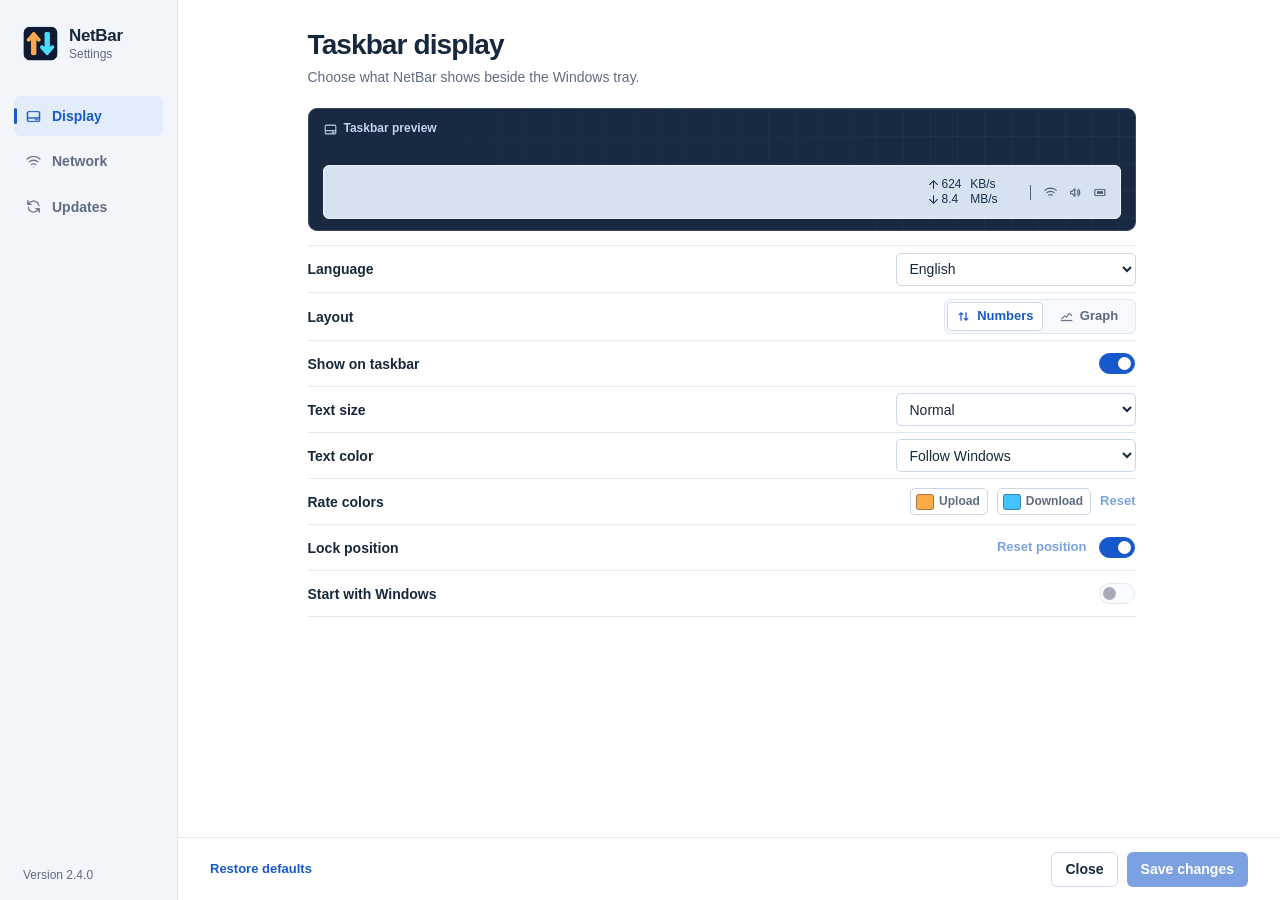
<file: frontend/index.html>
<!doctype html>
<html lang="en" dir="ltr">
<head>
  <meta charset="utf-8">
  <meta name="viewport" content="width=device-width, initial-scale=1">
  <meta name="color-scheme" content="light dark">
  <title>NetBar Settings</title>
  <link rel="stylesheet" href="styles.css">
  <script src="locales.js" defer></script>
  <script src="app.js" defer></script>
</head>
<body>
  <div class="settings-shell">
    <aside class="sidebar">
      <div class="brand">
        <span class="brand-mark" aria-hidden="true">
          <span class="icon icon-numbers" aria-hidden="true"></span>
          <img id="app-icon" src="icon.png" alt="" hidden>
        </span>
        <div><strong lang="en">NetBar</strong><span data-i18n="settings"></span></div>
      </div>

      <nav class="navigation" role="tablist" data-i18n-label="settingsSections" aria-orientation="vertical">
        <button type="button" id="tab-display" class="nav-item" role="tab" aria-selected="true" aria-controls="panel-display" data-tab="display">
          <span class="icon icon-display" aria-hidden="true"></span><span data-i18n="display"></span>
        </button>
        <button type="button" id="tab-network" class="nav-item" role="tab" aria-selected="false" aria-controls="panel-network" data-tab="network" tabindex="-1">
          <span class="icon icon-network" aria-hidden="true"></span><span data-i18n="network"></span>
        </button>
        <button type="button" id="tab-updates" class="nav-item" role="tab" aria-selected="false" aria-controls="panel-updates" data-tab="updates" tabindex="-1">
          <span class="icon icon-updates" aria-hidden="true"></span><span data-i18n="updates"></span>
        </button>
      </nav>

      <div class="sidebar-footer" id="sidebar-version" data-i18n-label="netbarVersion"></div>
    </aside>

    <main class="workspace" id="workspace" aria-busy="true">
      <form id="settings-form" class="settings-layout">
        <div class="scroll-area" id="scroll-area">
          <section id="panel-display" class="panel" role="tabpanel" aria-labelledby="tab-display">
            <header class="page-header">
              <h1 data-i18n="taskbarDisplay"></h1>
              <p data-i18n="displayDescription"></p>
            </header>

            <figure class="preview" aria-labelledby="preview-label">
              <figcaption id="preview-label"><span class="icon icon-display" aria-hidden="true"></span><span data-i18n="taskbarPreview"></span></figcaption>
              <div class="preview-track" id="preview-track" aria-hidden="true" dir="ltr">
                <div class="preview-widget" id="preview-widget">
                  <div class="preview-rates" id="preview-rates">
                    <span class="rate-upload">
                      <span class="icon icon-arrow-up" aria-hidden="true"></span>
                      <span id="preview-up">624</span><span id="preview-up-unit">KB/s</span>
                    </span>
                    <span class="rate-download">
                      <span class="icon icon-arrow-down" aria-hidden="true"></span>
                      <span id="preview-down">8.4</span><span id="preview-down-unit">MB/s</span>
                    </span>
                  </div>
                  <canvas id="preview-graph" width="448" height="108" hidden></canvas>
                </div>
                <div class="preview-tray">
                  <span class="icon icon-network" aria-hidden="true"></span>
                  <span class="icon icon-sound" aria-hidden="true"></span>
                  <span class="icon icon-battery" aria-hidden="true"></span>
                </div>
              </div>
            </figure>

            <div class="rows">
              <div class="setting-row">
                <label class="field-label" for="language" data-i18n="language"></label>
                <select id="language"><option value="english" lang="en">English</option><option value="persian" lang="fa">فارسی</option></select>
              </div>
              <div class="setting-row">
                <span id="layout-label" class="field-label" data-i18n="layout"></span>
                <div class="segmented" role="group" aria-labelledby="layout-label">
                  <label><input type="radio" name="layout" value="numbers" checked><span><span class="icon icon-numbers" aria-hidden="true"></span><span data-i18n="numbers"></span></span></label>
                  <label><input type="radio" name="layout" value="graph"><span><span class="icon icon-graph" aria-hidden="true"></span><span data-i18n="graph"></span></span></label>
                </div>
              </div>
              <div class="setting-row">
                <label class="field-label" for="widget-visible" data-i18n="showOnTaskbar"></label>
                <input class="toggle" type="checkbox" id="widget-visible" checked>
              </div>
              <div class="setting-row" id="graph-width-row" hidden>
                <label class="field-label" for="graph-width" data-i18n="graphWidth"></label>
                <div class="range-control">
                  <input id="graph-width" type="range" min="64" max="200" step="1" value="88">
                  <output for="graph-width" id="width-value">88 px</output>
                </div>
              </div>
              <div class="setting-row" id="text-size-row">
                <label class="field-label" for="text-size" data-i18n="textSize"></label>
                <select id="text-size"><option value="11" data-i18n="small"></option><option value="12" data-i18n="normal" selected></option><option value="14" data-i18n="large"></option></select>
              </div>
              <div class="setting-row" id="text-color-row">
                <label class="field-label" for="text-color" data-i18n="textColor"></label>
                <select id="text-color"><option value="0" data-i18n="followWindows"></option><option value="1" data-i18n="lightText"></option><option value="2" data-i18n="darkText"></option></select>
              </div>
              <div class="setting-row color-row">
                <span class="field-label" id="colors-label" data-i18n="rateColors"></span>
                <div class="color-controls" role="group" aria-labelledby="colors-label">
                  <label class="color-chip"><input type="color" id="upload-color" value="#ffab45" data-i18n-label="uploadColor"><span data-i18n="upload"></span></label>
                  <label class="color-chip"><input type="color" id="download-color" value="#42c2ff" data-i18n-label="downloadColor"><span data-i18n="download"></span></label>
                  <button class="text-button" type="button" id="reset-colors" data-i18n="reset"></button>
                </div>
              </div>
              <div class="setting-row">
                <label class="field-label" for="position-locked" data-i18n="lockPosition"></label>
                <div class="position-controls">
                  <button class="text-button" type="button" id="reset-position" data-i18n="resetPosition"></button>
                  <input class="toggle" type="checkbox" id="position-locked" checked>
                </div>
              </div>
              <div class="setting-row">
                <label class="field-label" for="start-windows" data-i18n="startWithWindows"></label>
                <input class="toggle" type="checkbox" id="start-windows">
              </div>
            </div>
          </section>

          <section id="panel-network" class="panel" role="tabpanel" aria-labelledby="tab-network" hidden>
            <header class="page-header">
              <h1 data-i18n="network"></h1>
              <p data-i18n="networkDescription"></p>
            </header>
            <div class="rows">
              <div class="setting-row">
                <div><label class="field-label" for="adapter" data-i18n="networkAdapter"></label><p class="field-help" id="adapter-help" data-i18n="adapterHelp"></p></div>
                <select id="adapter" aria-describedby="adapter-help"></select>
              </div>
              <div class="setting-row">
                <label class="field-label" for="speed-units" data-i18n="speedUnits"></label>
                <select id="speed-units"><option value="bytes" data-i18n="bytesPerSecond"></option><option value="bits" data-i18n="bitsPerSecond"></option></select>
              </div>
              <div class="setting-row">
                <label class="field-label" for="interval" data-i18n="refreshInterval"></label>
                <select id="interval"><option value="1000" data-i18n="oneSecond"></option><option value="2000" data-i18n="twoSeconds"></option><option value="5000" data-i18n="fiveSeconds"></option></select>
              </div>
            </div>
          </section>

          <section id="panel-updates" class="panel" role="tabpanel" aria-labelledby="tab-updates" hidden>
            <header class="page-header">
              <h1 data-i18n="updates"></h1>
              <p data-i18n="updatesDescription"></p>
            </header>

            <div class="release-card">
              <div class="release-icon" aria-hidden="true"><span class="icon icon-updates" aria-hidden="true"></span></div>
              <div class="release-info"><h2 data-i18n="installedVersion"></h2><p id="installed-version"><bdi id="installed-version-value" dir="ltr" lang="en"></bdi></p></div>
              <button class="button secondary" type="button" id="check-updates" data-i18n="checkForUpdates"></button>
              <button class="button primary" type="button" id="install-update" data-i18n="installUpdate" hidden></button>
            </div>
            <p id="update-status" class="inline-status" role="status"></p>
            <button class="text-button" type="button" id="open-releases" data-i18n="openReleases" hidden></button>
          </section>
        </div>

        <footer class="actions">
          <button class="text-button" type="button" id="restore-defaults" data-i18n="restoreDefaults"></button>
          <span class="settings-status" id="settings-status" role="status"></span>
          <button class="button secondary" type="button" id="cancel-settings" data-i18n="cancel"></button>
          <button class="button primary" type="submit" id="save-settings" data-i18n="saveChanges"></button>
        </footer>
      </form>
    </main>
  </div>
</body>
</html>
</file>
<file: frontend/styles.css>
:root {
  color-scheme: light dark;
  font-family: "Segoe UI Variable Text", "Segoe UI", sans-serif;
  font-size: 14px;
  line-height: 1.45;
  --workspace: #fff;
  --rail: #f2f5fa;
  --wash: #f7f9fc;
  --ink: #17283c;
  --muted: #5f6c80;
  --line: #e0e7f0;
  --edge: #ccd7e5;
  --accent: #1759ca;
  --accent-hover: #144eaf;
  --on-accent: #fff;
  --accent-wash: #e3ecfb;
  --focus: #3286ee;
  --danger: #ad3237;
  --success: #16694d;
}

:root:lang(fa) {
  font-family: "Segoe UI", Tahoma, sans-serif;
  line-height: 1.55;
}

@media (prefers-color-scheme: dark) {
  :root {
    --workspace: #141e2c;
    --rail: #101927;
    --wash: #1a2636;
    --ink: #edf3fb;
    --muted: #a6b4c6;
    --line: #29384c;
    --edge: #3d506a;
    --accent: #86b3ff;
    --accent-hover: #a1c4ff;
    --on-accent: #101c30;
    --accent-wash: #233b60;
    --focus: #8fb7ff;
    --danger: #ffa6a6;
    --success: #86dfb7;
  }
}

*, *::before, *::after { box-sizing: border-box; }
[hidden] { display: none !important; }
body { margin: 0; color: var(--ink); background: var(--workspace); }
button, input, select { font: inherit; }
button, input[type="checkbox"], input[type="color"], input[type="range"], select { cursor: pointer; }
button:disabled, input:disabled, select:disabled { cursor: default; opacity: .56; }
button:focus-visible, input:focus-visible, select:focus-visible, a:focus-visible {
  outline: 2px solid var(--focus);
  outline-offset: 3px;
}

button { color: inherit; }
h1, h2, p, figure { margin: 0; }
.icon {
  display: inline-block;
  width: 19px;
  height: 19px;
  flex: 0 0 auto;
  background-color: currentColor;
  mask: var(--icon) center / contain no-repeat;
}
.icon-arrow-down { --icon: url("icons/arrow-down.png"); }
.icon-arrow-up { --icon: url("icons/arrow-up.png"); }
.icon-battery { --icon: url("icons/battery.png"); }
.icon-display { --icon: url("icons/display.png"); }
.icon-graph { --icon: url("icons/graph.png"); }
.icon-network { --icon: url("icons/network.png"); }
.icon-numbers { --icon: url("icons/numbers.png"); }
.icon-sound { --icon: url("icons/sound.png"); }
.icon-updates { --icon: url("icons/updates.png"); }

.settings-shell {
  display: grid;
  grid-template-columns: 178px minmax(0, 1fr);
  height: 100vh;
  height: 100dvh;
}

.sidebar {
  min-height: 0;
  display: flex;
  flex-direction: column;
  padding: 25px 14px 16px;
  background: var(--rail);
  border-inline-end: 1px solid var(--line);
}

.brand { display: flex; align-items: center; gap: 10px; padding-inline: 8px; }
.brand > div { display: grid; align-content: center; line-height: 1.28; }
.brand strong { font-size: 17px; font-weight: 690; letter-spacing: -.02em; }
.brand > div span { font-size: 12px; color: var(--muted); }
.brand-mark {
  display: grid;
  place-items: center;
  width: 37px;
  height: 37px;
  border-radius: 9px;
  flex: 0 0 auto;
  color: #dceeff;
  background: #203957;
}
.brand-mark .icon { width: 24px; height: 24px; }
.brand-mark img { display: block; width: 100%; height: 100%; object-fit: contain; }
.brand-mark:has(img:not([hidden])) { background: none; }

.navigation { display: grid; gap: 5px; margin-top: 34px; }
.nav-item {
  position: relative;
  display: flex;
  align-items: center;
  gap: 10px;
  width: 100%;
  padding: 10px 11px;
  border: 0;
  border-radius: 7px;
  background: transparent;
  text-align: start;
  font-weight: 550;
  color: var(--muted);
}
.nav-item:hover { color: var(--ink); background: var(--wash); }
.nav-item[aria-selected="true"] { background: var(--accent-wash); color: var(--accent); font-weight: 650; }
.nav-item[aria-selected="true"]::before {
  content: "";
  position: absolute;
  inset-inline-start: 0;
  inset-block: 12px;
  width: 3px;
  border-radius: 2px;
  background: var(--accent);
}
.nav-item .icon { width: 17px; height: 17px; }
.sidebar-footer { margin-top: auto; padding: 10px 9px 0; color: var(--muted); font-size: 12px; font-variant-numeric: tabular-nums; }

.workspace { min-width: 0; min-height: 0; }
.settings-layout { display: grid; grid-template-rows: minmax(0, 1fr) auto; height: 100%; }
.scroll-area { min-width: 0; overflow: auto; scrollbar-gutter: stable; }
.panel { padding: 28px 32px 23px; max-width: 892px; margin-inline: auto; }
.page-header { margin-bottom: 21px; }
.page-header h1 { font-size: 28px; line-height: 1.18; font-weight: 680; letter-spacing: -.032em; }
:root:lang(fa) .page-header h1 { letter-spacing: normal; }
.page-header p { margin-top: 6px; color: var(--muted); }

.preview {
  position: relative;
  overflow: hidden;
  display: grid;
  align-content: end;
  min-height: 123px;
  margin-bottom: 14px;
  padding: 12px 14px 11px;
  background: #182941;
  border: 1px solid #344765;
  border-radius: 9px;
  color: #e1ecff;
  isolation: isolate;
}
.preview::before {
  position: absolute;
  content: "";
  inset: 0;
  z-index: -1;
  background-image: linear-gradient(#7597c012 1px, transparent 1px), linear-gradient(90deg, #7597c012 1px, transparent 1px);
  background-size: 27px 27px;
  mask-image: linear-gradient(90deg, transparent 10%, #000 79%);
}
.preview figcaption {
  position: absolute;
  inset-block-start: 11px;
  inset-inline-start: 14px;
  display: flex;
  align-items: center;
  gap: 6px;
  color: #c0d4f2;
  font-size: 12px;
  font-weight: 550;
}
.preview figcaption .icon { width: 15px; height: 15px; }
.preview-track {
  display: flex;
  align-items: center;
  justify-content: end;
  min-width: 0;
  height: 54px;
  padding-inline: 9px 12px;
  border: 1px solid #edf3fc;
  border-radius: 6px;
  background: #d7e2f1;
  color: #16304d;
}
.preview-track.is-dark { border-color: #43546d; background: #101a2a; color: #dce7f7; }
.preview-widget {
  flex: 0 1 var(--widget-width, 122px);
  min-width: 0;
  height: 42px;
  display: grid;
  align-items: center;
  padding-inline: 7px;
}
.preview-rates {
  display: grid;
  grid-template-columns: 13px minmax(4ch, max-content) max-content;
  align-items: center;
  column-gap: 2px;
  font-size: var(--widget-font, 13px);
  font-weight: 400;
  line-height: 1.25;
  font-variant-numeric: tabular-nums;
}
.preview-rates > span { display: contents; white-space: nowrap; }
.preview-rates .icon { width: 13px; height: 13px; }
.rate-upload { color: var(--preview-upload, inherit); }
.rate-download { color: var(--preview-download, inherit); }
#preview-graph { display: block; width: 100%; height: 40px; }
.preview-tray {
  display: flex;
  align-items: center;
  flex: 0 0 auto;
  gap: 10px;
  padding-left: 12px;
  margin-left: 4px;
  border-left: 1px solid currentColor;
  opacity: .72;
}
.preview-tray .icon { width: 15px; height: 15px; }
.preview-widget.is-off + .preview-tray { border-left-color: transparent; }

.rows { border-block: 1px solid var(--line); }
.setting-row {
  display: grid;
  grid-template-columns: minmax(0, 1fr) auto;
  gap: 12px;
  align-items: center;
  min-height: 46px;
  padding-block: 6px;
}
.setting-row + .setting-row { border-top: 1px solid var(--line); }
.field-label { font-weight: 610; }
.field-help { margin-top: 2px; color: var(--muted); font-size: 12px; max-width: 44ch; }

select, input[type="text"], input[type="password"] {
  min-width: 0;
  min-height: 33px;
  max-width: 100%;
  padding: 5px 9px;
  border: 1px solid var(--edge);
  border-radius: 5px;
  color: var(--ink);
  background: var(--workspace);
}
select { width: clamp(166px, 25vw, 240px); }
[readonly] { color: var(--muted) !important; background: var(--wash) !important; }
input::placeholder { color: var(--muted); opacity: 1; }

.segmented {
  display: flex;
  align-items: center;
  gap: 2px;
  padding: 2px;
  border: 1px solid var(--line);
  border-radius: 6px;
  background: var(--wash);
}
.segmented label { position: relative; cursor: pointer; }
.segmented input { position: absolute; inset: 0; width: 100%; height: 100%; margin: 0; opacity: 0; cursor: pointer; }
.segmented label > span { display: flex; align-items: center; justify-content: center; gap: 6px; min-width: 88px; padding: 4px 8px; border: 1px solid transparent; border-radius: 4px; color: var(--muted); font-size: 13px; font-weight: 600; }
.segmented input:checked + span { color: var(--accent); background: var(--workspace); border-color: var(--edge); }
.segmented input:focus-visible + span { outline: 2px solid var(--focus); outline-offset: 1px; }
.segmented .icon { width: 15px; height: 15px; }

.toggle {
  appearance: none;
  position: relative;
  width: 36px;
  height: 21px;
  margin: 0 1px;
  border: 1px solid var(--edge);
  border-radius: 12px;
  background: var(--wash);
}
.toggle::before { content: ""; position: absolute; inset-block-start: 3px; inset-inline-start: 3px; width: 13px; height: 13px; border-radius: 50%; background: var(--muted); }
.toggle:checked { border-color: var(--accent); background: var(--accent); }
.toggle:checked::before { inset-inline-start: 18px; background: var(--on-accent); }

.range-control, .position-controls, .color-controls { display: flex; align-items: center; justify-content: end; gap: 11px; }
.range-control input { flex: 1 1 auto; width: clamp(108px, 19vw, 176px); margin: 0; accent-color: var(--accent); }
.range-control output { min-width: 42px; text-align: end; color: var(--muted); font-variant-numeric: tabular-nums; }
.color-controls { gap: 9px; }
.color-chip {
  cursor: pointer;
  display: flex;
  align-items: center;
  gap: 5px;
  padding-block: 4px;
  padding-inline: 5px 7px;
  border: 1px solid var(--edge);
  border-radius: 5px;
  color: var(--muted);
  font-size: 12px;
  font-weight: 600;
}
.color-chip:hover { border-color: var(--accent); color: var(--ink); }
.color-chip input { width: 18px; height: 16px; margin: 0; padding: 0; border: 0; background: transparent; }
.color-chip input::-webkit-color-swatch-wrapper { padding: 0; }
.color-chip input::-webkit-color-swatch { border: 1px solid #18253962; border-radius: 3px; }

.button, .text-button { font-weight: 640; white-space: nowrap; }
.button { min-height: 35px; padding: 6px 13px; border: 1px solid transparent; border-radius: 6px; }
.button.secondary { border-color: var(--edge); background: var(--workspace); }
.button.secondary:hover:not(:disabled) { border-color: var(--accent); background: var(--wash); }
.button.primary { color: var(--on-accent); background: var(--accent); }
.button.primary:hover:not(:disabled) { background: var(--accent-hover); }
.text-button { width: fit-content; padding: 5px 0; border: 0; background: transparent; color: var(--accent); font-size: 13px; }
.text-button:hover:not(:disabled) { text-decoration: underline; text-underline-offset: 3px; }

.actions {
  display: grid;
  grid-template-columns: auto minmax(0, 1fr) auto auto;
  align-items: center;
  gap: 9px;
  min-height: 63px;
  padding: 9px 32px;
  border-top: 1px solid var(--line);
  background: var(--workspace);
}
.actions .text-button { justify-self: start; }
.settings-status { margin-inline: 5px; color: var(--muted); font-size: 12px; overflow-wrap: anywhere; }

#panel-network .setting-row { min-height: 61px; }
.release-card {
  display: grid;
  grid-template-columns: auto minmax(0, 1fr) auto auto;
  align-items: center;
  gap: 12px;
  padding: 14px 15px;
  border: 1px solid var(--line);
  border-radius: 8px;
  background: var(--wash);
}
.release-icon { display: grid; place-items: center; width: 38px; height: 38px; border-radius: 7px; background: var(--accent-wash); color: var(--accent); }
.release-info h2 { font-size: 14px; font-weight: 650; }
.release-info p { color: var(--muted); font-size: 12px; font-variant-numeric: tabular-nums; }
.inline-status { min-height: 44px; padding-block: 8px; color: var(--muted); font-size: 13px; overflow-wrap: anywhere; }
.inline-status[data-tone="error"], .settings-status[data-tone="error"] { color: var(--danger); }
.inline-status[data-tone="success"], .settings-status[data-tone="success"] { color: var(--success); }

@media (max-width: 820px) {
  .settings-shell { grid-template-columns: 151px minmax(0, 1fr); }
  .sidebar { padding-inline: 10px; }
  .panel { padding-inline: 23px; }
  .actions { padding-inline: 23px; }
}

@media (max-width: 615px) {
  .settings-shell { grid-template-columns: 1fr; grid-template-rows: auto minmax(0, 1fr); }
  .sidebar { padding: 10px 14px; border-inline-end: 0; border-block-end: 1px solid var(--line); }
  .brand { margin-bottom: 9px; padding-inline: 2px; }
  .brand-mark { width: 28px; height: 28px; }
  .brand strong { font-size: 15px; }
  .brand > div span, .sidebar-footer { display: none; }
  .navigation { display: flex; margin-top: 0; }
  .nav-item { justify-content: center; gap: 6px; padding: 7px 5px; font-size: 12px; }
  .nav-item[aria-selected="true"]::before { width: auto; height: 2px; inset-inline: 10px; inset-block: auto 0; }
  .panel { padding: 17px 14px; }
  .actions { padding-inline: 14px; gap: 6px; }
  .page-header h1 { font-size: 24px; }
  .release-card { grid-template-columns: auto minmax(0, 1fr) auto; gap: 8px; }
  .release-card #install-update { grid-column: 3; }
}

@media (forced-colors: active) {
  .nav-item[aria-selected="true"], .segmented input:checked + span, .toggle { border: 1px solid Highlight; }
  .toggle::before { forced-color-adjust: none; background: ButtonText; }
  .toggle:checked::before { background: Highlight; }
  .button.primary { border-color: ButtonText; }
}
</file>
